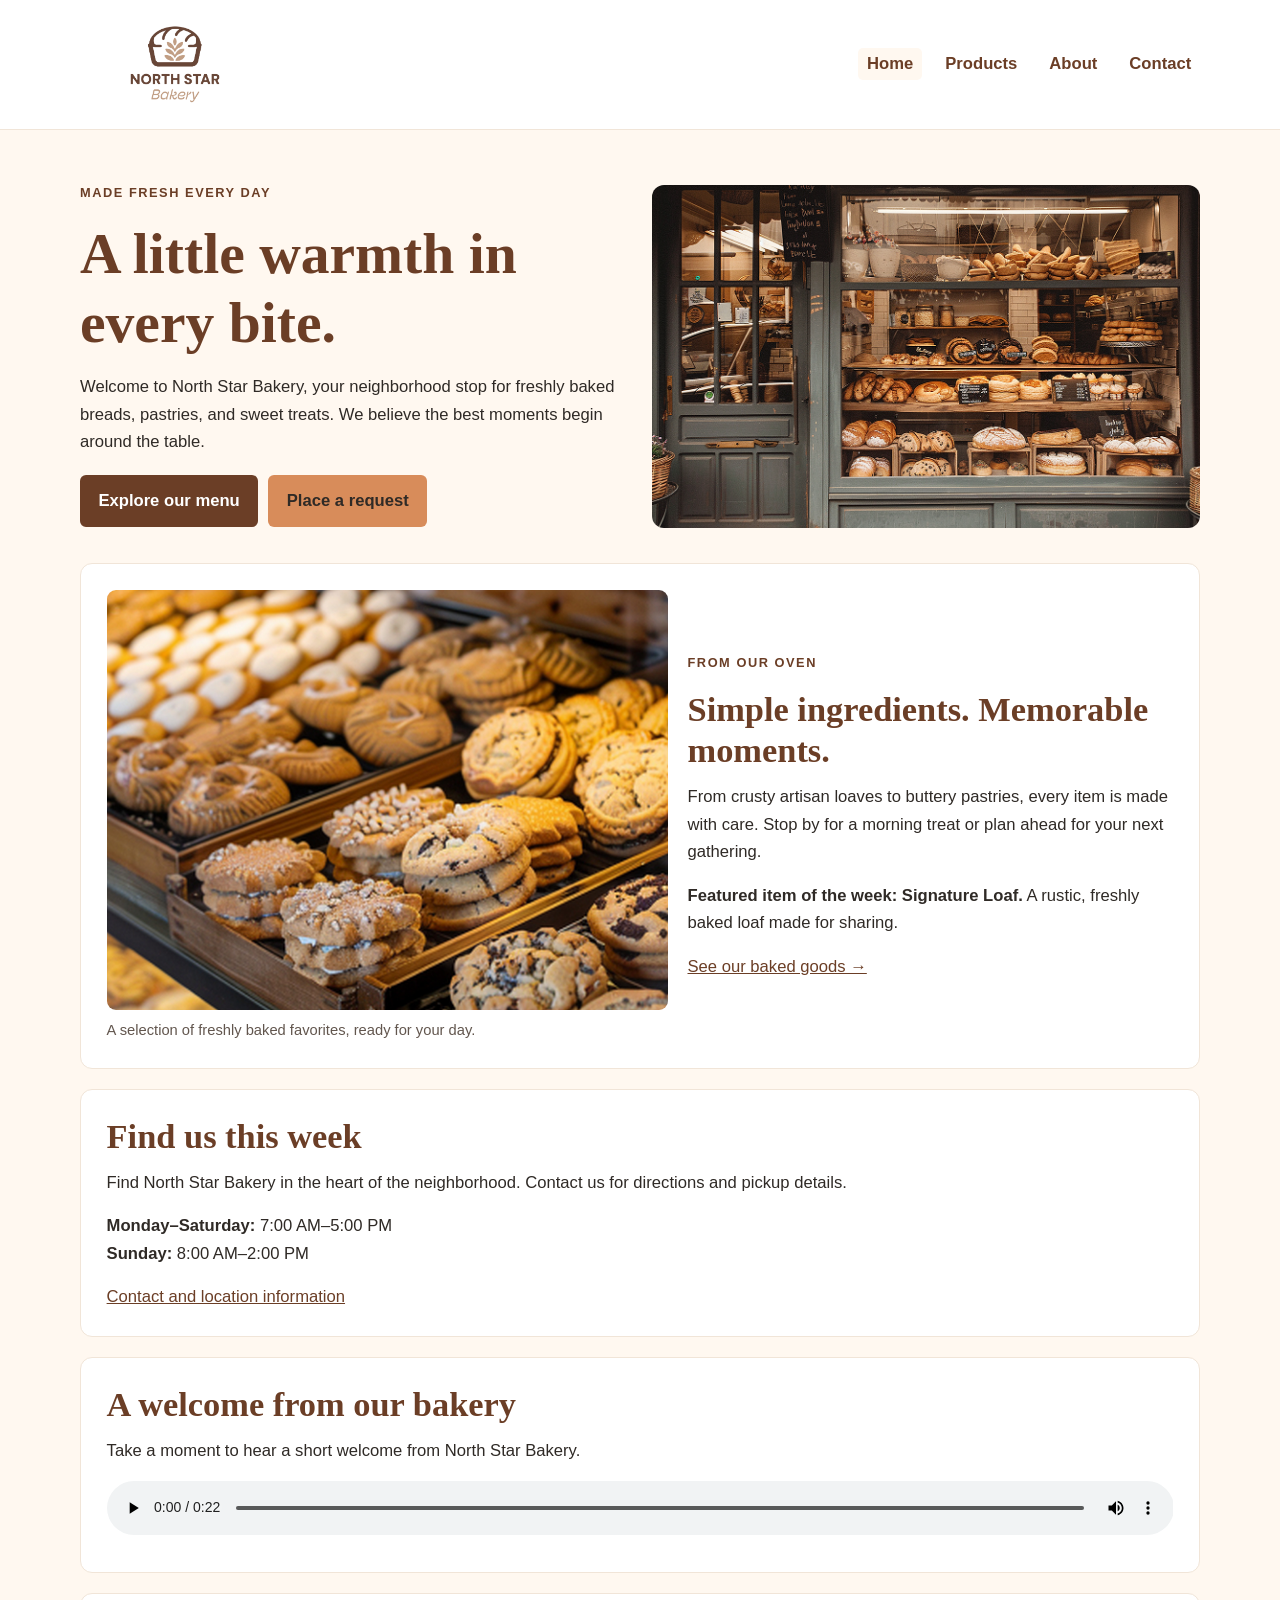
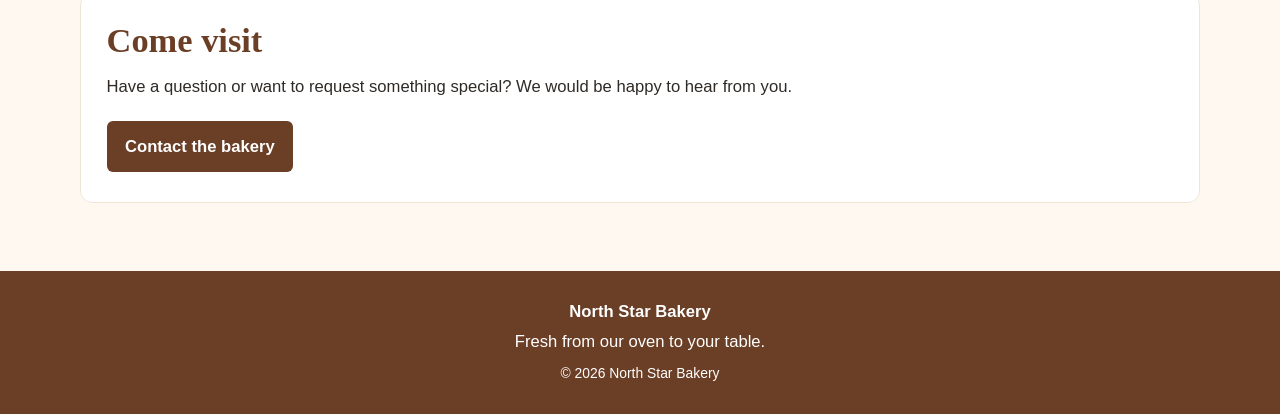
<file: index.html>
<!doctype html>
<html lang="en">
<head>
  <meta charset="utf-8">
  <meta name="viewport" content="width=device-width, initial-scale=1">
  <meta name="description" content="North Star Bakery — fresh breads, pastries, and handmade treats.">
  <title>Home | North Star Bakery</title>
  <link rel="stylesheet" href="css/styles.css">
</head>
<body>
  <a class="skip-link" href="#main">Skip to main content</a>
  <header class="site-header">
    <div class="header-inner">
      <a class="brand" href="index.html" aria-label="North Star Bakery home">
        <img src="images/bakery-logo.png" alt="North Star Bakery logo">
      </a>
      <nav aria-label="Main navigation"><ul><li><a href="index.html" aria-current="page">Home</a></li><li><a href="products.html">Products</a></li><li><a href="about.html">About</a></li><li><a href="contact.html">Contact</a></li></ul></nav>
    </div>
  </header>
  <main id="main">
    <section class="hero">
      <div class="hero-copy">
        <p class="eyebrow">Made fresh every day</p>
        <h1>A little warmth in every bite.</h1>
        <p>Welcome to North Star Bakery, your neighborhood stop for freshly baked breads, pastries, and sweet treats. We believe the best moments begin around the table.</p>
        <a class="button" href="products.html">Explore our menu</a>
        <a class="button secondary" href="contact.html">Place a request</a>
      </div>
      <div class="hero-image">
        <img src="images/bakery-storefront.png" alt="North Star Bakery storefront with fresh baked goods displayed in the window">
      </div>
    </section>
    <section class="split panel">
      <figure class="feature-figure">
        <picture>
          <source media="(min-width: 768px)" srcset="images/bakery-feature-large.png">
          <img src="images/bakery-feature-small.png" alt="Freshly baked cookies and pastries arranged in the bakery display">
        </picture>
        <figcaption>A selection of freshly baked favorites, ready for your day.</figcaption>
      </figure>
      <div>
        <p class="eyebrow">From our oven</p>
        <h2>Simple ingredients. Memorable moments.</h2>
        <p>From crusty artisan loaves to buttery pastries, every item is made with care. Stop by for a morning treat or plan ahead for your next gathering.</p>
        <p><strong>Featured item of the week: Signature Loaf.</strong> A rustic, freshly baked loaf made for sharing.</p>
        <a href="products.html">See our baked goods →</a>
      </div>
    </section>
    <section class="panel visit-summary">
      <h2>Find us this week</h2>
      <p>Find North Star Bakery in the heart of the neighborhood. Contact us for directions and pickup details.</p>
      <p><strong>Monday–Saturday:</strong> 7:00 AM–5:00 PM<br><strong>Sunday:</strong> 8:00 AM–2:00 PM</p>
      <a href="contact.html">Contact and location information</a>
    </section>
    <section class="panel">
      <h2>A welcome from our bakery</h2>
      <p>Take a moment to hear a short welcome from North Star Bakery.</p>
      <audio controls preload="metadata">
        <source src="media/bakery-welcome.mp3" type="audio/mpeg">
        Your browser does not support the audio player. Please visit us in person to experience North Star Bakery.
      </audio>
    </section>
    <section class="panel">
      <h2>Come visit</h2>
      <p>Have a question or want to request something special? We would be happy to hear from you.</p>
      <a class="button" href="contact.html">Contact the bakery</a>
    </section>
  </main>
  <footer class="site-footer">
    <p><strong>North Star Bakery</strong></p>
    <p>Fresh from our oven to your table.</p>
    <p><small>&copy; 2026 North Star Bakery</small></p>
  </footer>
</body>
</html>
</file>
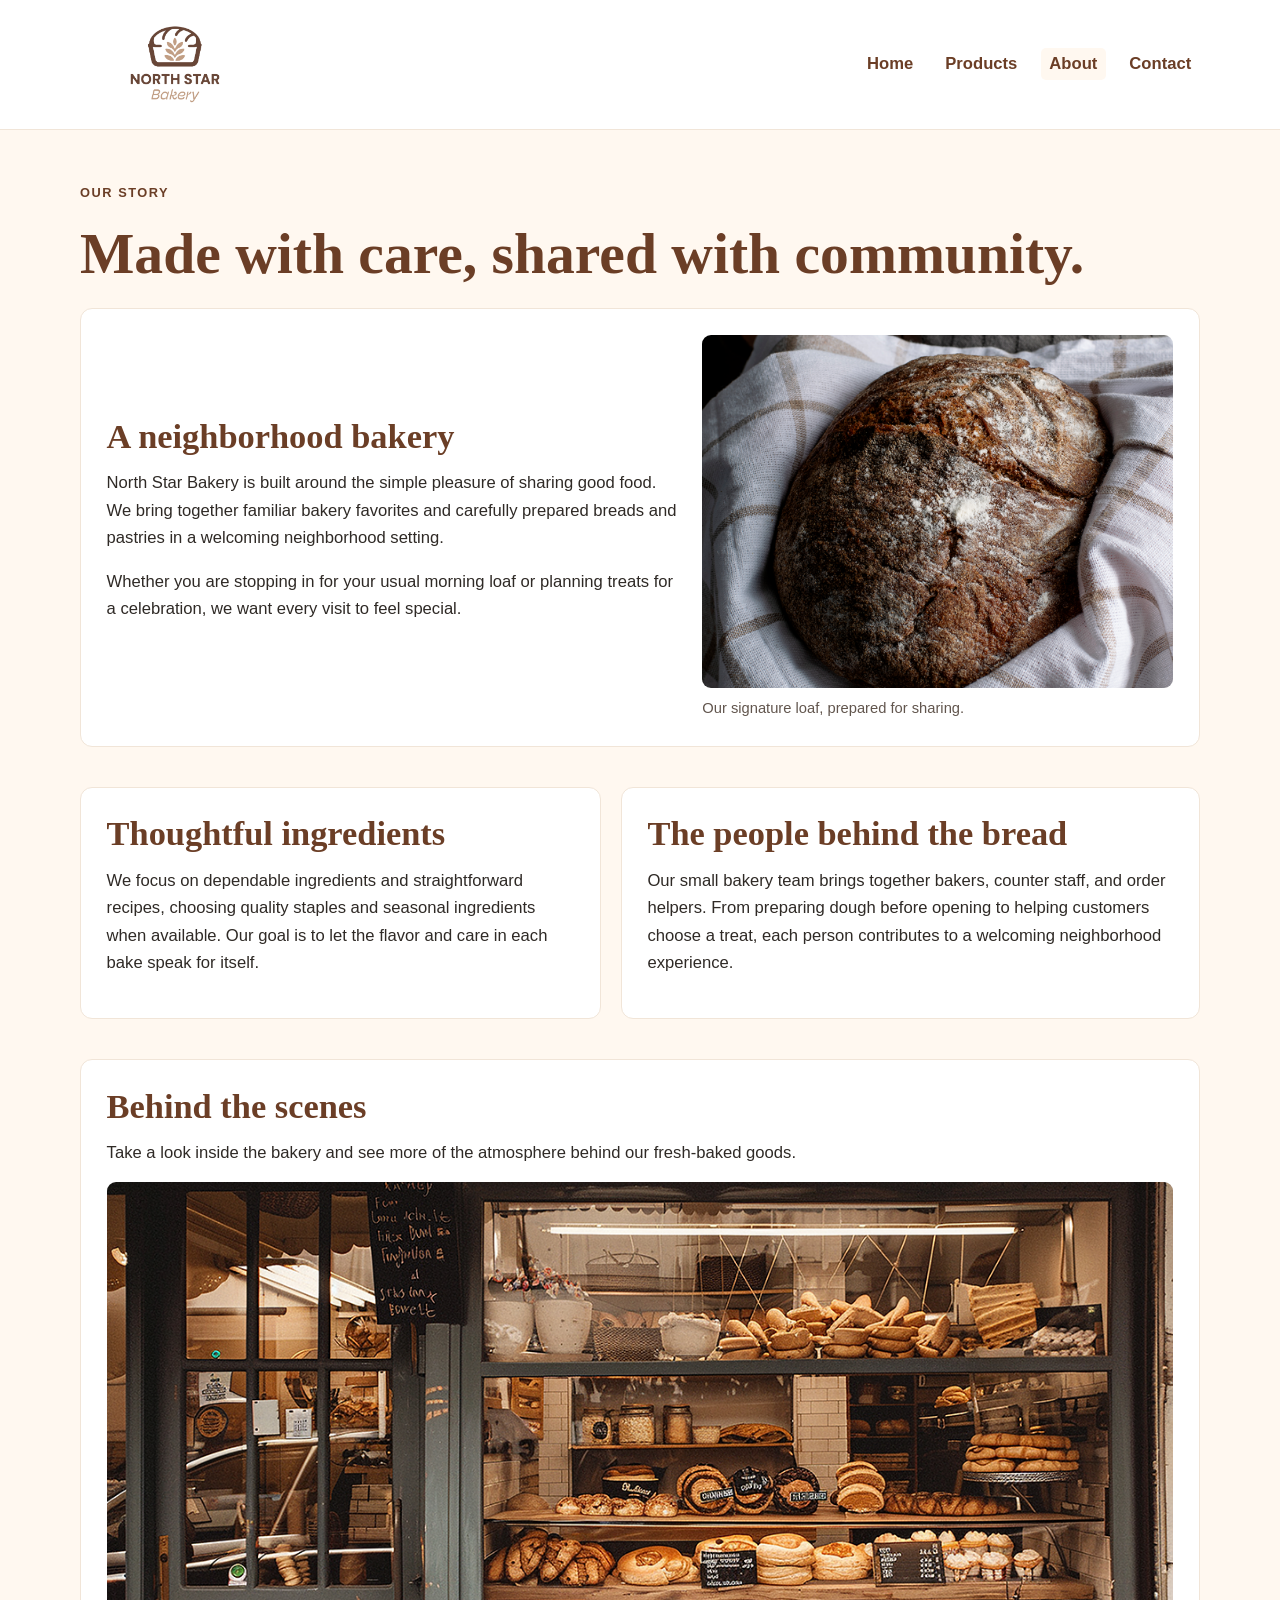
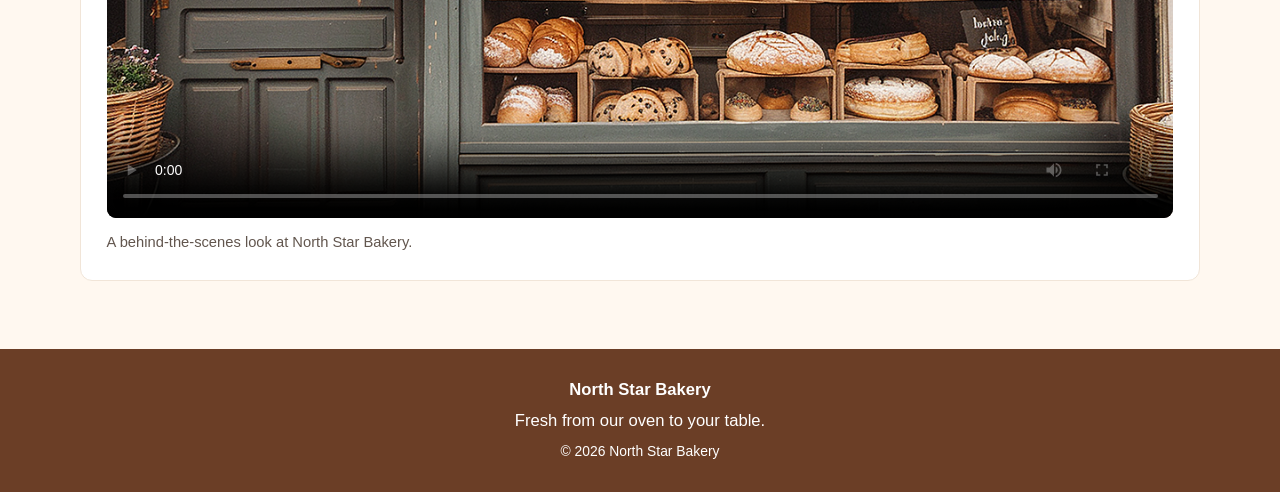
<file: about.html>
<!doctype html>
<html lang="en">
<head>
  <meta charset="utf-8">
  <meta name="viewport" content="width=device-width, initial-scale=1">
  <meta name="description" content="North Star Bakery — fresh breads, pastries, and handmade treats.">
  <title>About | North Star Bakery</title>
  <link rel="stylesheet" href="css/styles.css">
</head>
<body>
  <a class="skip-link" href="#main">Skip to main content</a>
  <header class="site-header">
    <div class="header-inner">
      <a class="brand" href="index.html" aria-label="North Star Bakery home">
        <img src="images/bakery-logo.png" alt="North Star Bakery logo">
      </a>
      <nav aria-label="Main navigation"><ul><li><a href="index.html">Home</a></li><li><a href="products.html">Products</a></li><li><a href="about.html" aria-current="page">About</a></li><li><a href="contact.html">Contact</a></li></ul></nav>
    </div>
  </header>
  <main id="main">
    <section>
      <p class="eyebrow">Our story</p>
      <h1>Made with care, shared with community.</h1>
    </section>
    <section class="split panel">
      <div>
        <h2>A neighborhood bakery</h2>
        <p>North Star Bakery is built around the simple pleasure of sharing good food. We bring together familiar bakery favorites and carefully prepared breads and pastries in a welcoming neighborhood setting.</p>
        <p>Whether you are stopping in for your usual morning loaf or planning treats for a celebration, we want every visit to feel special.</p>
      </div>
      <figure class="feature-figure">
        <img src="images/bakery-signature-loaf.png" alt="A freshly baked rustic signature loaf resting on a linen cloth">
        <figcaption>Our signature loaf, prepared for sharing.</figcaption>
      </figure>
    </section>
    <section class="split">
      <article class="panel">
        <h2>Thoughtful ingredients</h2>
        <p>We focus on dependable ingredients and straightforward recipes, choosing quality staples and seasonal ingredients when available. Our goal is to let the flavor and care in each bake speak for itself.</p>
      </article>
      <article class="panel">
        <h2>The people behind the bread</h2>
        <p>Our small bakery team brings together bakers, counter staff, and order helpers. From preparing dough before opening to helping customers choose a treat, each person contributes to a welcoming neighborhood experience.</p>
      </article>
    </section>
    <section class="panel">
      <h2>Behind the scenes</h2>
      <p>Take a look inside the bakery and see more of the atmosphere behind our fresh-baked goods.</p>
      <figure class="feature-figure">
        <video controls preload="metadata" playsinline poster="images/bakery-storefront.png">
          <source src="media/bakery-behind-scenes.mp4" type="video/mp4">
          Your browser does not support the video player. The behind-the-scenes video is not available in this browser.
        </video>
        <figcaption>A behind-the-scenes look at North Star Bakery.</figcaption>
      </figure>
    </section>
  </main>
  <footer class="site-footer">
    <p><strong>North Star Bakery</strong></p>
    <p>Fresh from our oven to your table.</p>
    <p><small>&copy; 2026 North Star Bakery</small></p>
  </footer>
</body>
</html>
</file>
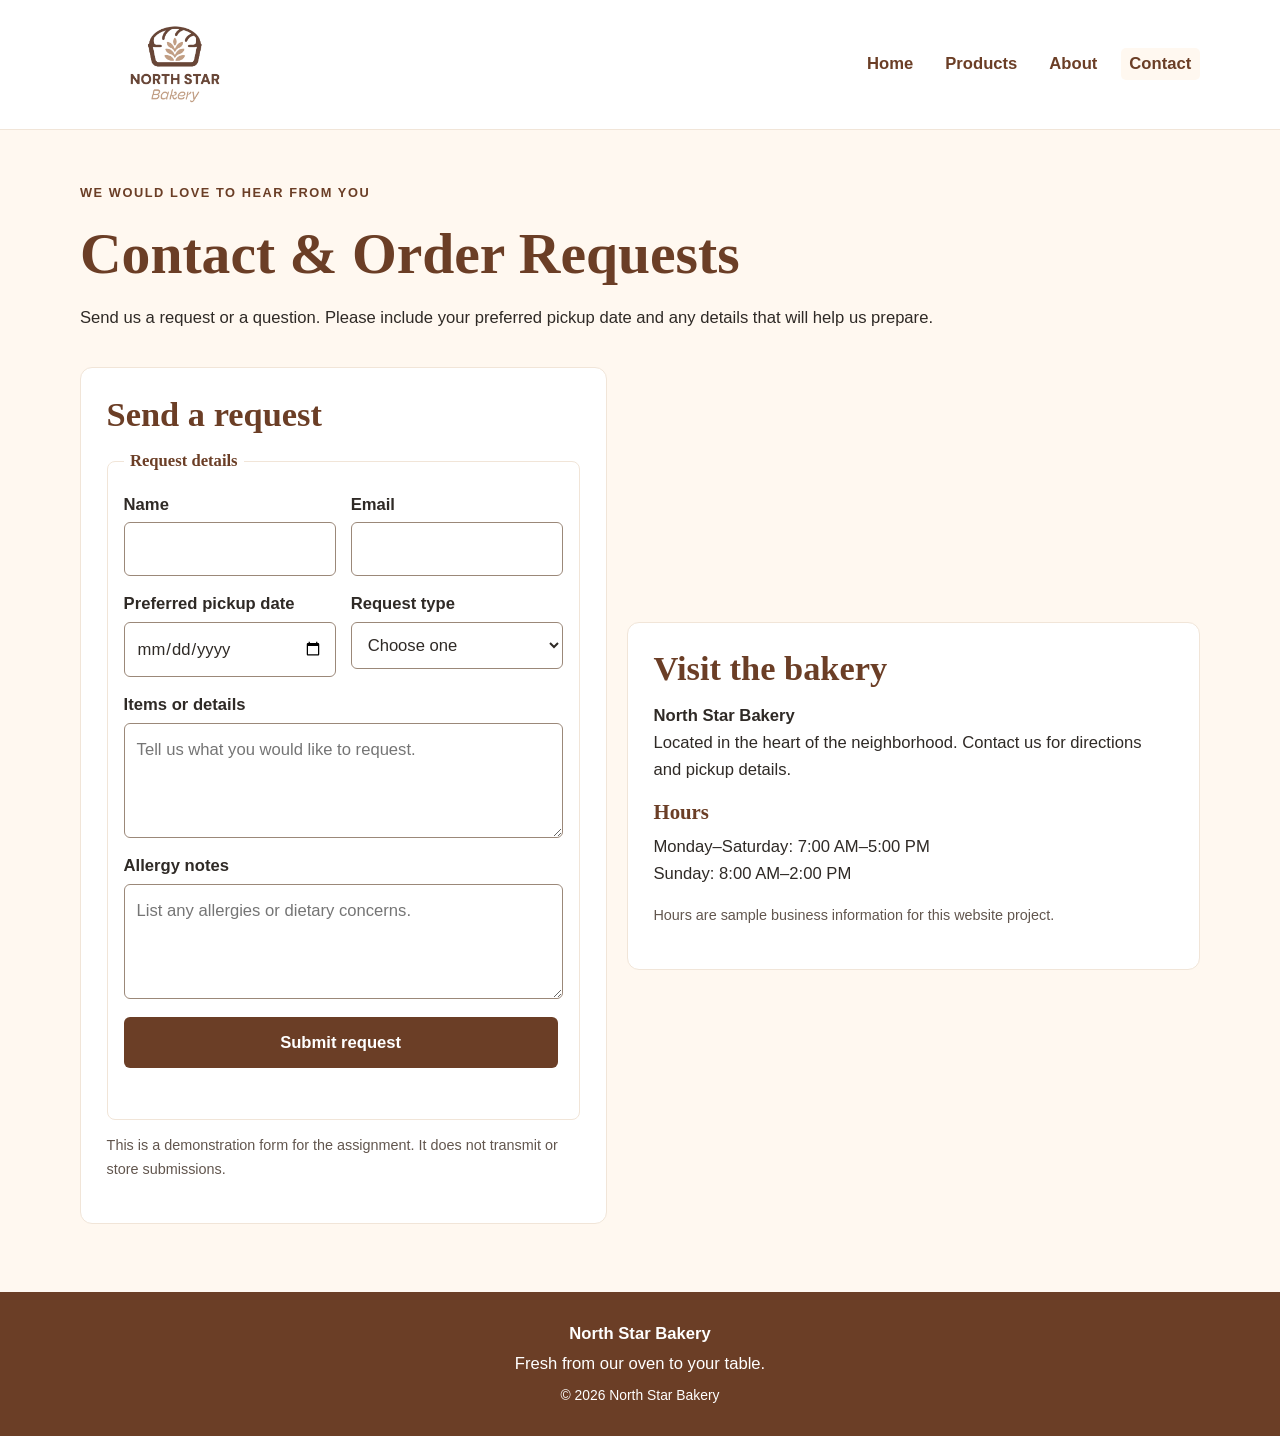
<file: contact.html>
<!doctype html>
<html lang="en">
<head>
  <meta charset="utf-8">
  <meta name="viewport" content="width=device-width, initial-scale=1">
  <meta name="description" content="North Star Bakery — fresh breads, pastries, and handmade treats.">
  <title>Contact | North Star Bakery</title>
  <link rel="stylesheet" href="css/styles.css">
</head>
<body>
  <a class="skip-link" href="#main">Skip to main content</a>
  <header class="site-header">
    <div class="header-inner">
      <a class="brand" href="index.html" aria-label="North Star Bakery home">
        <img src="images/bakery-logo.png" alt="North Star Bakery logo">
      </a>
      <nav aria-label="Main navigation"><ul><li><a href="index.html">Home</a></li><li><a href="products.html">Products</a></li><li><a href="about.html">About</a></li><li><a href="contact.html" aria-current="page">Contact</a></li></ul></nav>
    </div>
  </header>
  <main id="main">
    <section>
      <p class="eyebrow">We would love to hear from you</p>
      <h1>Contact & Order Requests</h1>
      <p>Send us a request or a question. Please include your preferred pickup date and any details that will help us prepare.</p>
    </section>
    <section class="split">
      <div class="panel">
        <h2>Send a request</h2>
        <form action="#" method="get" onsubmit="event.preventDefault(); document.getElementById('form-status').textContent = 'Thanks! This demonstration form does not send or store your request.';">
          <fieldset class="request-fields">
            <legend>Request details</legend>
          <div class="form-row">
            <div><label for="name">Name</label><input id="name" name="name" type="text" autocomplete="name" required></div>
            <div><label for="email">Email</label><input id="email" name="email" type="email" autocomplete="email" required></div>
          </div>
          <div class="form-row">
            <div><label for="pickup">Preferred pickup date</label><input id="pickup" name="pickup-date" type="date" required></div>
            <div><label for="request-type">Request type</label>
              <select id="request-type" name="request-type" required>
                <option value="">Choose one</option>
                <option>General question</option><option>Bakery order</option><option>Custom order</option><option>Event or catering inquiry</option>
              </select>
            </div>
          </div>
          <div><label for="items">Items or details</label><textarea id="items" name="item-details" placeholder="Tell us what you would like to request."></textarea></div>
          <div><label for="allergies">Allergy notes</label><textarea id="allergies" name="allergy-notes" placeholder="List any allergies or dietary concerns."></textarea></div>
          <button class="button" type="submit">Submit request</button>
          <p id="form-status" class="note" role="status" aria-live="polite"></p>
          </fieldset>
          <p class="note">This is a demonstration form for the assignment. It does not transmit or store submissions.</p>
        </form>
      </div>
      <aside class="panel">
        <h2>Visit the bakery</h2>
        <p><strong>North Star Bakery</strong><br>Located in the heart of the neighborhood. Contact us for directions and pickup details.</p>
        <h3>Hours</h3>
        <p>Monday–Saturday: 7:00 AM–5:00 PM<br>Sunday: 8:00 AM–2:00 PM</p>
        <p class="note">Hours are sample business information for this website project.</p>
      </aside>
    </section>
  </main>
  <footer class="site-footer">
    <p><strong>North Star Bakery</strong></p>
    <p>Fresh from our oven to your table.</p>
    <p><small>&copy; 2026 North Star Bakery</small></p>
  </footer>
</body>
</html>
</file>
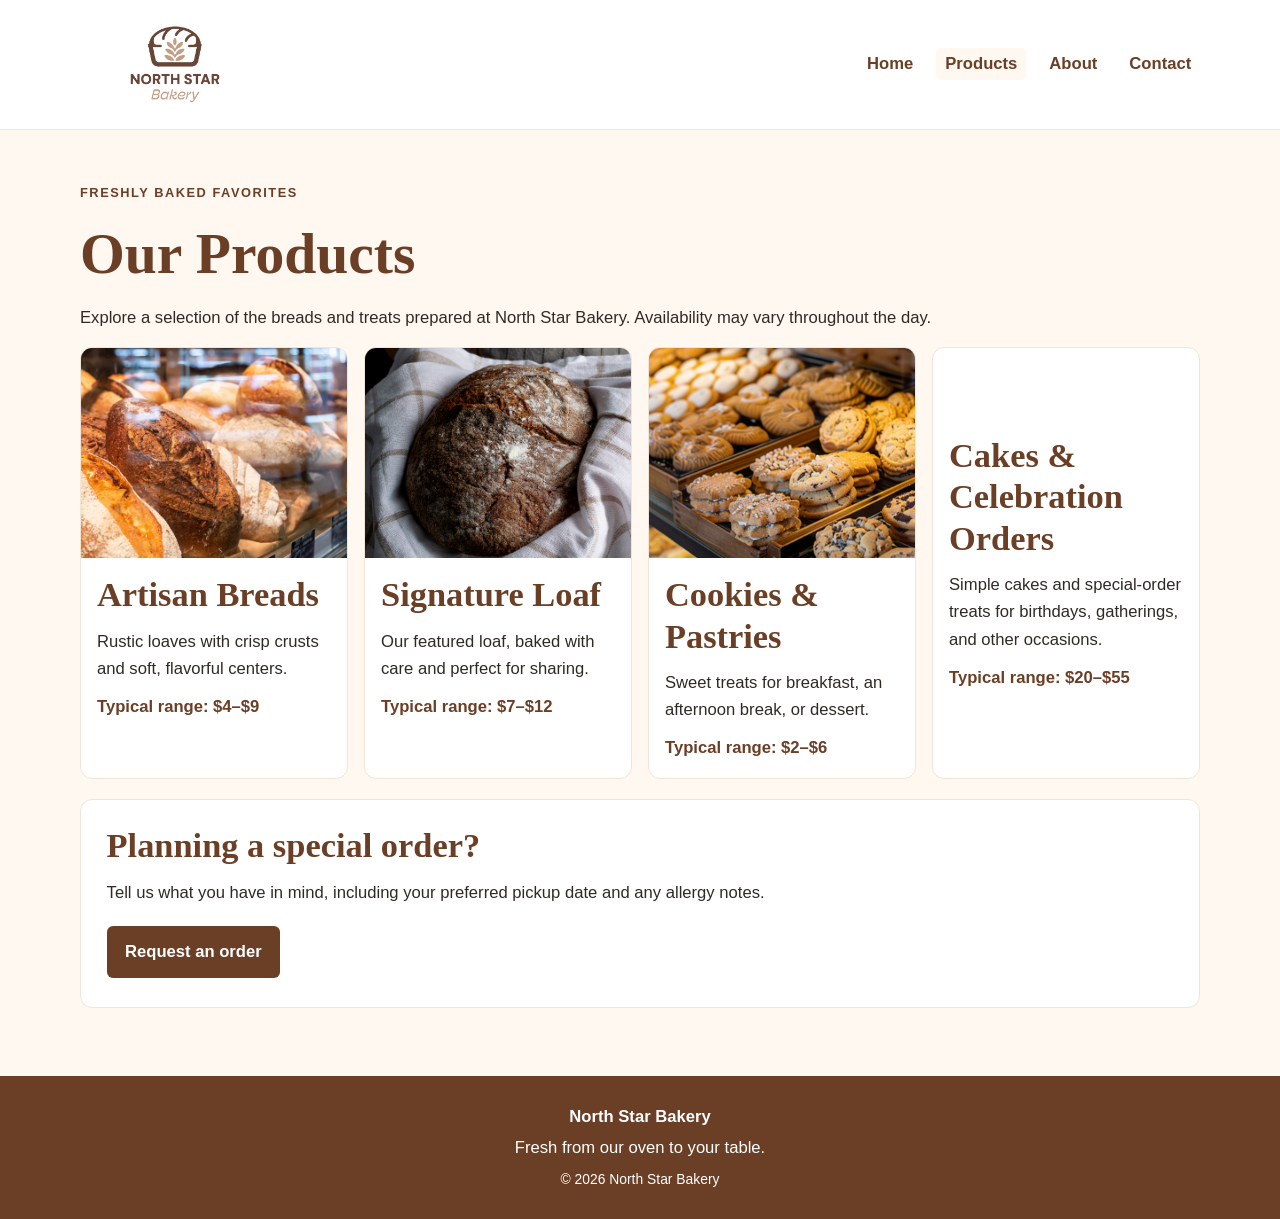
<file: products.html>
<!doctype html>
<html lang="en">
<head>
  <meta charset="utf-8">
  <meta name="viewport" content="width=device-width, initial-scale=1">
  <meta name="description" content="North Star Bakery — fresh breads, pastries, and handmade treats.">
  <title>Products | North Star Bakery</title>
  <link rel="stylesheet" href="css/styles.css">
</head>
<body>
  <a class="skip-link" href="#main">Skip to main content</a>
  <header class="site-header">
    <div class="header-inner">
      <a class="brand" href="index.html" aria-label="North Star Bakery home">
        <img src="images/bakery-logo.png" alt="North Star Bakery logo">
      </a>
      <nav aria-label="Main navigation"><ul><li><a href="index.html">Home</a></li><li><a href="products.html" aria-current="page">Products</a></li><li><a href="about.html">About</a></li><li><a href="contact.html">Contact</a></li></ul></nav>
    </div>
  </header>
  <main id="main">
    <section>
      <p class="eyebrow">Freshly baked favorites</p>
      <h1>Our Products</h1>
      <p>Explore a selection of the breads and treats prepared at North Star Bakery. Availability may vary throughout the day.</p>
    </section>
    <section class="cards" aria-label="Bakery product categories">
      <article class="product-card">
        <img src="images/bakery-bread.png" alt="Assorted artisan breads displayed in a bakery case">
        <div><h2>Artisan Breads</h2><p>Rustic loaves with crisp crusts and soft, flavorful centers.</p><p class="price-range">Typical range: $4–$9</p></div>
      </article>
      <article class="product-card">
        <img src="images/bakery-signature-loaf.png" alt="North Star Bakery signature rustic loaf">
        <div><h2>Signature Loaf</h2><p>Our featured loaf, baked with care and perfect for sharing.</p><p class="price-range">Typical range: $7–$12</p></div>
      </article>
      <article class="product-card">
        <img src="images/bakery-feature-large.png" alt="Fresh cookies and pastries arranged in bakery display trays">
        <div><h2>Cookies & Pastries</h2><p>Sweet treats for breakfast, an afternoon break, or dessert.</p><p class="price-range">Typical range: $2–$6</p></div>
      </article>
      <article class="product-card text-card">
        <div><h2>Cakes & Celebration Orders</h2><p>Simple cakes and special-order treats for birthdays, gatherings, and other occasions.</p><p class="price-range">Typical range: $20–$55</p></div>
      </article>
    </section>
    <section class="panel">
      <h2>Planning a special order?</h2>
      <p>Tell us what you have in mind, including your preferred pickup date and any allergy notes.</p>
      <a class="button" href="contact.html">Request an order</a>
    </section>
  </main>
  <footer class="site-footer">
    <p><strong>North Star Bakery</strong></p>
    <p>Fresh from our oven to your table.</p>
    <p><small>&copy; 2026 North Star Bakery</small></p>
  </footer>
</body>
</html>
</file>
<file: css/styles.css>
:root {
  --cream: #FFF8F0;
  --brown: #6B3E26;
  --peach: #D88C5A;
  --charcoal: #2F2A26;
  --white: #FFFFFF;
  --soft: #F1E5D8;
  --max: 1120px;
}
* { box-sizing: border-box; }
html { scroll-behavior: smooth; }
body {
  margin: 0;
  background: var(--cream);
  color: var(--charcoal);
  font-family: Arial, Helvetica, sans-serif;
  line-height: 1.65;
}
img, video, audio { max-width: 100%; }
img { display: block; height: auto; }
a { color: var(--brown); }
a:hover { color: #8A4D2D; }
.skip-link {
  position: absolute; left: -9999px; top: 0;
  background: var(--white); padding: .75rem 1rem; z-index: 20;
}
.skip-link:focus { left: 1rem; top: 1rem; }
.site-header {
  background: var(--white);
  border-bottom: 1px solid var(--soft);
}
.header-inner {
  width: min(100% - 2rem, var(--max));
  margin: auto;
  display: flex;
  flex-direction: column;
  align-items: center;
  gap: .75rem;
  padding: .9rem 0;
}
.brand img { width: 190px; max-height: 100px; object-fit: contain; }
nav ul {
  list-style: none; display: flex; flex-wrap: wrap;
  justify-content: center; gap: .35rem .9rem;
  margin: 0; padding: 0;
}
nav a {
  text-decoration: none; font-weight: 700;
  padding: .4rem .55rem; border-radius: 5px;
}
nav a[aria-current="page"] { background: var(--cream); color: var(--brown); }
main { width: min(100% - 2rem, var(--max)); margin: 0 auto; padding: 2rem 0 3rem; }
h1, h2, h3 { color: var(--brown); font-family: Georgia, "Times New Roman", serif; line-height: 1.2; }
h1 { font-size: clamp(2.1rem, 7vw, 3.6rem); margin: 0 0 1rem; }
h2 { font-size: clamp(1.55rem, 4vw, 2.15rem); margin: 0 0 .75rem; }
h3 { font-size: 1.3rem; margin: .5rem 0; }
p { margin: 0 0 1rem; }
.hero {
  display: flex; flex-direction: column; gap: 1.5rem;
  align-items: center; margin-bottom: 2rem;
}
.hero-copy { flex: 1 1 50%; }
.hero-image { flex: 1 1 50%; width: 100%; }
.hero-image img { width: 100%; aspect-ratio: 16 / 10; object-fit: cover; border-radius: 12px; }
.eyebrow { color: var(--brown); font-weight: 700; letter-spacing: .12em; text-transform: uppercase; font-size: .8rem; }
.button {
  display: inline-block; background: var(--brown); color: var(--white);
  text-decoration: none; font-weight: 700; padding: .75rem 1.15rem;
  border-radius: 6px; margin: .25rem .35rem .25rem 0;
}
.button:hover { background: #4F2D1D; color: var(--white); }
.button.secondary { background: var(--peach); color: var(--charcoal); }
.panel {
  background: var(--white); border: 1px solid var(--soft);
  border-radius: 12px; padding: 1.25rem; margin: 1.25rem 0;
}
.split { display: flex; flex-direction: column; gap: 1.25rem; }
.feature-figure { margin: 0; }
.feature-figure img, .feature-figure video {
  width: 100%; border-radius: 9px; object-fit: cover;
}
.feature-figure img { aspect-ratio: 4 / 3; }
.feature-figure figcaption { color: #62564E; font-size: .92rem; margin-top: .5rem; }
.cards { display: flex; flex-direction: column; gap: 1rem; }
.product-card {
  background: var(--white); border: 1px solid var(--soft);
  border-radius: 12px; overflow: hidden; flex: 1 1 230px;
}
.product-card img { width: 100%; height: 210px; object-fit: cover; }
.product-card div { padding: 1rem; }
.product-card p { margin-bottom: 0; }
audio, video { display: block; width: 100%; margin: .75rem 0; }
video { background: var(--charcoal); }
form { display: grid; gap: .9rem; }
.request-fields { min-width: 0; margin: 0; padding: 1rem; border: 1px solid var(--soft); border-radius: 8px; display: grid; gap: .9rem; }
.request-fields legend { padding: 0 .4rem; color: var(--brown); font-family: Georgia, "Times New Roman", serif; font-weight: 700; }
.price-range { margin: .65rem 0 0; color: var(--brown); font-weight: 700; }
.text-card { display: flex; align-items: center; }
.form-row { display: grid; gap: .9rem; }
label { display: block; font-weight: 700; margin-bottom: .25rem; }
input, select, textarea {
  display: block; width: 100%; min-width: 0; padding: .75rem;
  border: 1px solid #9B8879; border-radius: 6px;
  background: var(--white); color: var(--charcoal); font: inherit;
}
textarea { min-height: 115px; resize: vertical; }
input:focus, select:focus, textarea:focus, a:focus-visible, button:focus-visible {
  outline: 3px solid var(--brown); outline-offset: 2px;
}
button {
  border: 0; cursor: pointer; font: inherit;
}
.note { font-size: .9rem; color: #62564E; }
.site-footer { background: var(--brown); color: var(--white); padding: 1.5rem 1rem; text-align: center; }
.site-footer p { margin: .2rem 0; }
.site-footer a { color: var(--white); }
@media (min-width: 768px) {
  .header-inner { flex-direction: row; justify-content: space-between; }
  .hero, .split { flex-direction: row; align-items: center; }
  .hero-copy, .hero-image, .split > * { min-width: 0; }
  .cards { flex-direction: row; flex-wrap: wrap; }
  .form-row { grid-template-columns: 1fr 1fr; }
  main { padding-top: 2.75rem; }
}
@media (min-width: 1024px) {
  main { padding-top: 3.25rem; }
  .panel { padding: 1.6rem; }
  body { font-size: 1.04rem; }
}
</file>
